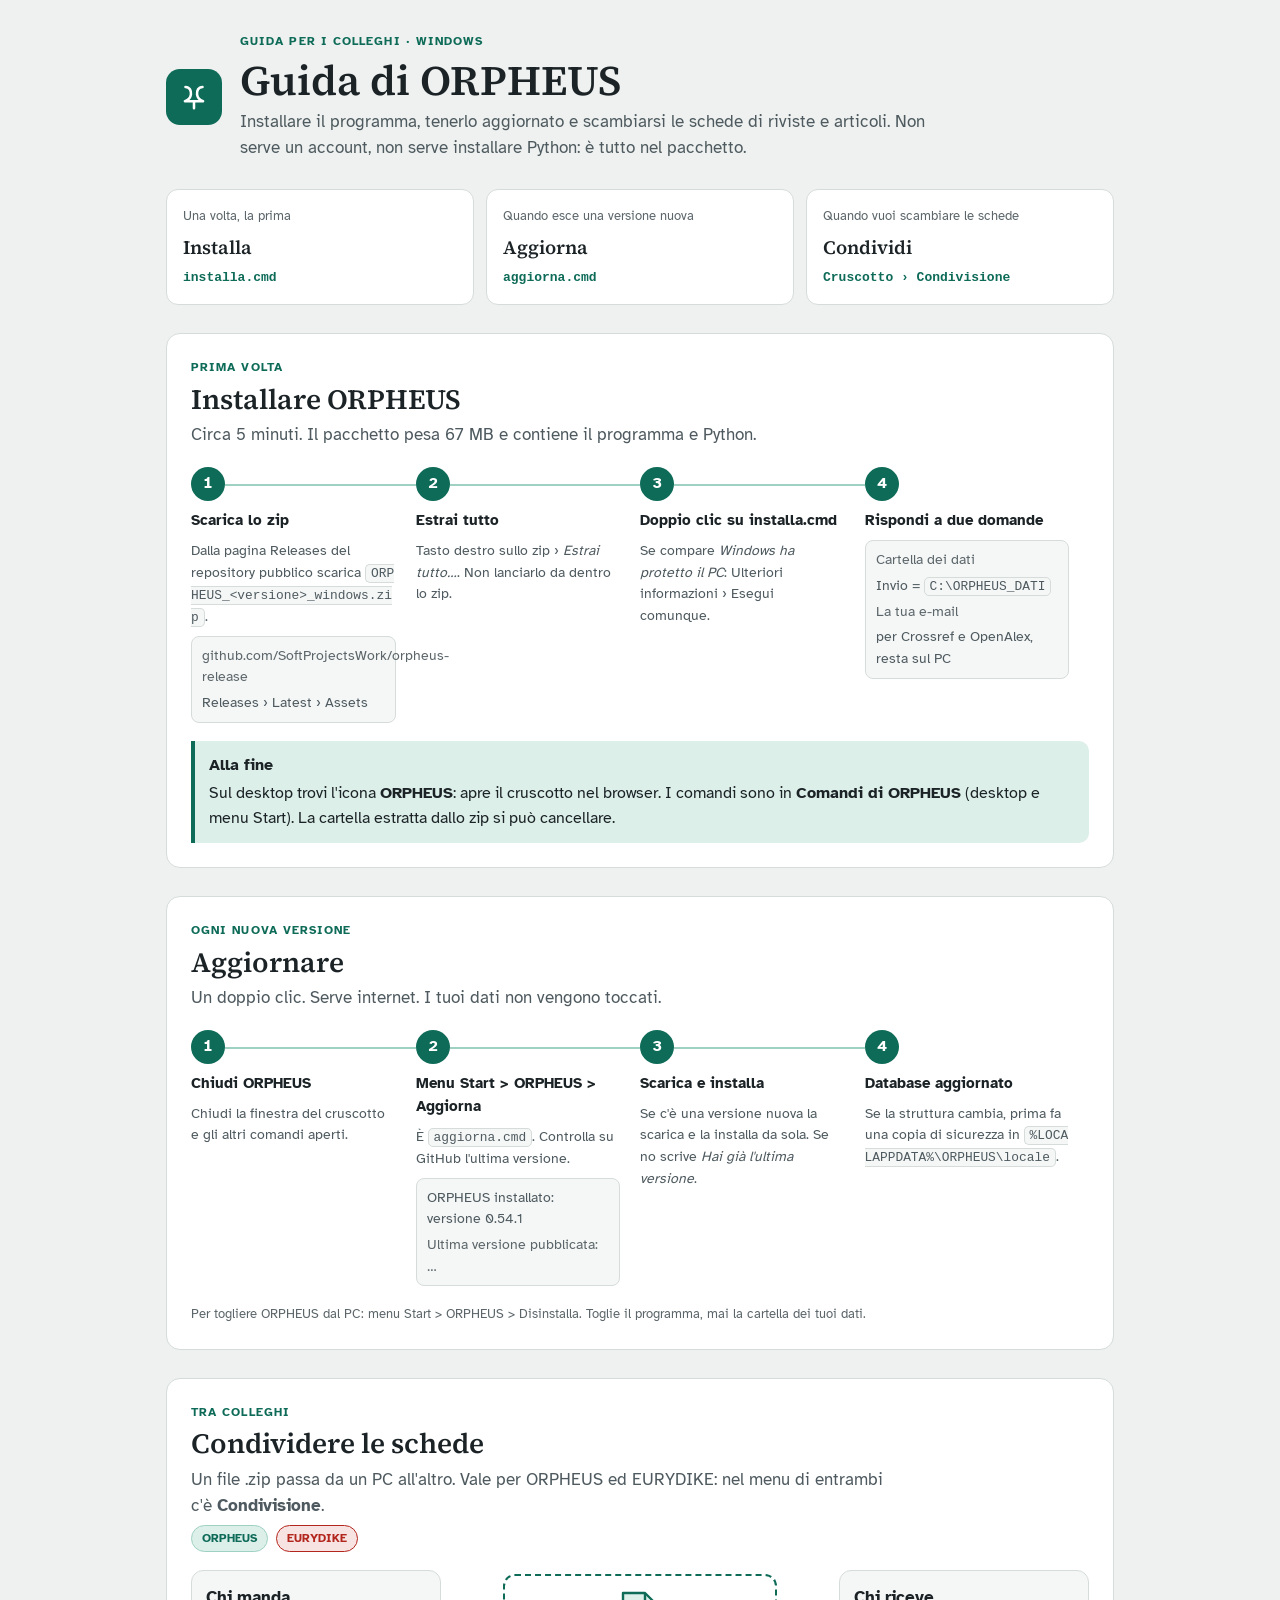
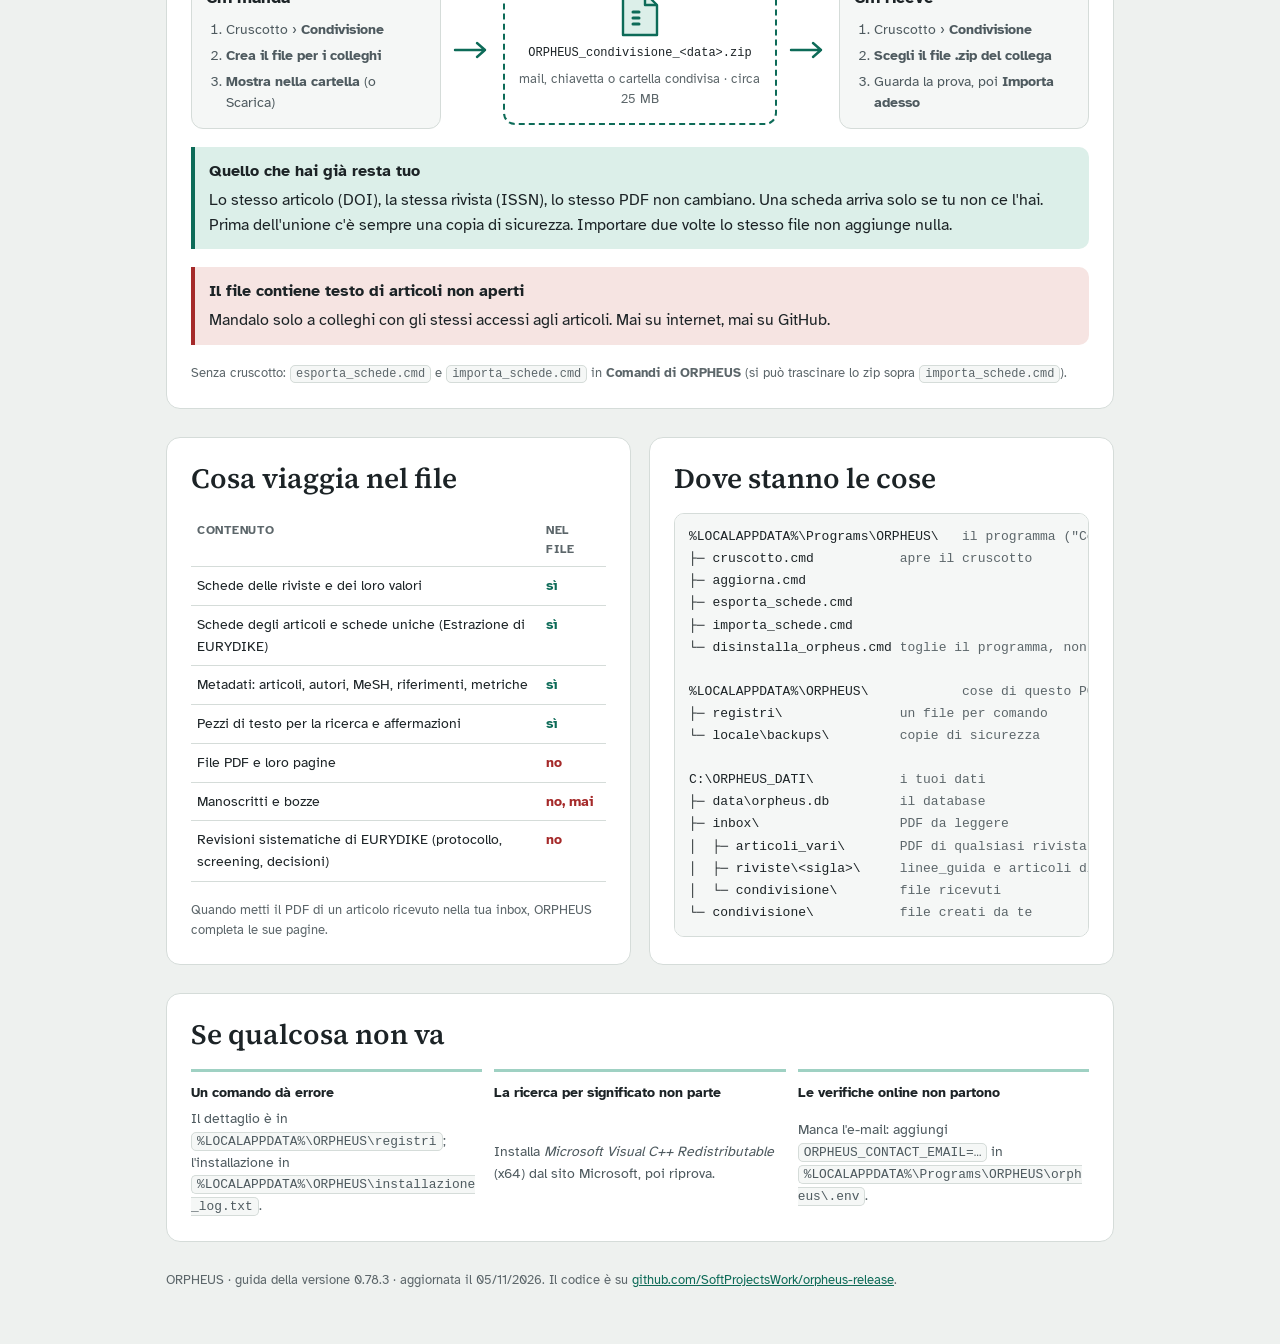
<file: tools/pacchetto/GUIDA_ORPHEUS.html>
<!doctype html>
<html lang="it">
<meta charset="utf-8">
<meta name="viewport" content="width=device-width, initial-scale=1, viewport-fit=cover">
<title>Guida di ORPHEUS</title>
<meta name="claude:viewport-fit-sides" content="cover">
<style>
/* Layout: one reading column; each stage of use is a band with a step strip (installa → aggiorna → condividi),
   then two reference tables. Same tokens and faces as the ORPHEUS dashboard. Fonts embedded: works offline too. */
@font-face{font-family:"Atkinson Hyperlegible";src:url([data-uri]) format("woff2");font-weight:400;font-display:swap}
@font-face{font-family:"Atkinson Hyperlegible";src:url([data-uri]) format("woff2");font-weight:700;font-display:swap}
@font-face{font-family:"Source Serif 4";src:url([data-uri]) format("woff2");font-weight:600;font-display:swap}
:root{
  color-scheme:light;
  --bg:#eef1ef; --panel:#ffffff; --sunk:#f5f7f6;
  --ink:#1c2326; --ink-2:#4e5a5f; --ink-3:#5c666a;
  --rule:#d5dcd9;
  --accent:#0d6b58; --accent-ink:#ffffff; --accent-soft:#dcefe9; --accent-line:#9fd1c3;
  --eur:#b3261e; --eur-soft:#f7e3e1;
  --no:#a52a2a; --no-soft:#f6e4e2;
  --serif:"Source Serif 4", Georgia, "Times New Roman", serif;
  --sans:"Atkinson Hyperlegible", "Segoe UI", system-ui, sans-serif;
  --mono:ui-monospace, "Cascadia Mono", Consolas, monospace;
}
@media (prefers-color-scheme:dark){:root:not([data-theme="light"]){
  color-scheme:dark;
  --bg:#111415; --panel:#1a1d1e; --sunk:#151819;
  --ink:#e9edeb; --ink-2:#b4bfbd; --ink-3:#97a3a1; --rule:#2c3335;
  --accent:#46c2a3; --accent-ink:#0b1a17; --accent-soft:#12302a; --accent-line:#24594d;
  --eur:#ef8a82; --eur-soft:#3a1d1b; --no:#ec7e7e; --no-soft:#341d1c;
}}
:root[data-theme="dark"]{
  color-scheme:dark;
  --bg:#111415; --panel:#1a1d1e; --sunk:#151819;
  --ink:#e9edeb; --ink-2:#b4bfbd; --ink-3:#97a3a1; --rule:#2c3335;
  --accent:#46c2a3; --accent-ink:#0b1a17; --accent-soft:#12302a; --accent-line:#24594d;
  --eur:#ef8a82; --eur-soft:#3a1d1b; --no:#ec7e7e; --no-soft:#341d1c;
}
*{box-sizing:border-box}
body{background:var(--bg);color:var(--ink);font:16px/1.55 var(--sans);margin:0}
.wrap{max-width:980px;margin:0 auto;padding-block:32px 56px;padding-left:max(16px, env(safe-area-inset-left, 0px));padding-right:max(16px, env(safe-area-inset-right, 0px));display:grid;gap:28px}
h1,h2,h3{font-family:var(--serif);font-weight:600;text-wrap:balance;margin:0}
h1{font-size:clamp(30px,5vw,42px);line-height:1.1}
h2{font-size:clamp(22px,3.4vw,28px);line-height:1.2}
h3{font-size:17px;font-family:var(--sans);font-weight:700}
p{margin:0}
.lede{color:var(--ink-2);max-width:65ch;font-size:17px}
.eyebrow{font-size:12px;letter-spacing:.09em;text-transform:uppercase;color:var(--accent);font-weight:700}
code,.path{font-family:var(--mono);font-size:.92em;background:var(--sunk);border:1px solid var(--rule);border-radius:5px;padding:1px 5px;overflow-wrap:anywhere}

/* masthead */
.mast{display:flex;gap:18px;align-items:center;flex-wrap:wrap}
.logo{width:56px;height:56px;border-radius:14px;background:var(--accent);display:grid;place-items:center;flex:none}
.logo svg{width:34px;height:34px}
.mast .txt{display:grid;gap:6px;min-width:0;flex:1 1 300px}

/* map of the three moments */
.map{display:grid;grid-template-columns:repeat(3,minmax(0,1fr));gap:12px}
.moment{background:var(--panel);border:1px solid var(--rule);border-radius:12px;padding:16px;display:grid;gap:6px;align-content:start}
.moment b{font-family:var(--serif);font-size:19px}
.moment .when{font-size:13px;color:var(--ink-3)}
.moment .cmd{font-family:var(--mono);font-size:13px;color:var(--accent);font-weight:700}

/* bands */
section.band{background:var(--panel);border:1px solid var(--rule);border-radius:14px;padding:24px;display:grid;gap:18px;align-content:start;min-width:0}
.band-head{display:grid;gap:6px}
.who{display:inline-flex;gap:8px;flex-wrap:wrap}
.chip{font-size:12px;font-weight:700;border-radius:999px;padding:3px 10px;background:var(--accent-soft);color:var(--accent);border:1px solid var(--accent-line)}
.chip.eur{background:var(--eur-soft);color:var(--eur);border-color:var(--eur)}

/* step strip: a real sequence, so it is numbered */
ol.steps{list-style:none;margin:0;padding:0;display:grid;grid-template-columns:repeat(var(--n,4),minmax(0,1fr));gap:0;counter-reset:s}
ol.steps>li{position:relative;padding:0 20px 0 0;display:grid;gap:8px;align-content:start;counter-increment:s;min-width:0}
ol.steps>li::before{content:counter(s);width:34px;height:34px;border-radius:50%;background:var(--accent);color:var(--accent-ink);display:grid;place-items:center;font-weight:700;font-variant-numeric:tabular-nums;position:relative;z-index:1}
ol.steps>li::after{content:"";position:absolute;top:17px;left:34px;right:0;height:2px;background:var(--accent-line)}
ol.steps>li:last-child::after{display:none}
ol.steps b{font-size:15px}
ol.steps span{font-size:14px;color:var(--ink-2);min-width:0}
ol.steps code{word-break:break-all}
.screen{border:1px solid var(--rule);border-radius:8px;background:var(--sunk);padding:8px 10px;font-size:13px;display:grid;gap:4px}
.screen .btn{justify-self:start;background:var(--accent);color:var(--accent-ink);border-radius:6px;padding:3px 9px;font-weight:700;font-size:12px}
.screen .q{color:var(--ink-3)}

/* exchange diagram */
.exchange{display:grid;grid-template-columns:minmax(0,1fr) auto minmax(0,1.1fr) auto minmax(0,1fr);gap:12px;align-items:center}
.pc{border:1px solid var(--rule);border-radius:12px;padding:14px;background:var(--sunk);display:grid;gap:8px;min-width:0}
.pc h3{display:flex;gap:8px;align-items:center}
.pc ol{margin:0;padding-left:20px;font-size:14px;color:var(--ink-2);display:grid;gap:4px}
.file{border:2px dashed var(--accent);border-radius:12px;padding:14px;display:grid;gap:6px;text-align:center;justify-items:center;min-width:0}
.file svg{width:42px;height:48px}
.file .name{font-family:var(--mono);font-size:12px;overflow-wrap:anywhere}
.file .via{font-size:13px;color:var(--ink-3)}
.arrow{width:38px;height:20px;color:var(--accent)}
.rule-box{border-left:4px solid var(--accent);background:var(--accent-soft);border-radius:0 10px 10px 0;padding:12px 14px;display:grid;gap:4px}
.rule-box.warn{border-color:var(--no);background:var(--no-soft)}

/* tables */
.tables{display:grid;grid-template-columns:minmax(0,1fr) minmax(0,1fr);gap:18px}
.tbl{overflow-x:auto}
table{border-collapse:collapse;width:100%;font-size:14px}
th,td{text-align:left;padding:8px 6px;border-bottom:1px solid var(--rule);vertical-align:top}
th{font-size:12px;letter-spacing:.06em;text-transform:uppercase;color:var(--ink-3)}
.yes,.nope{font-weight:700;white-space:nowrap}
.yes{color:var(--accent)}
.nope{color:var(--no)}
.tree{font-family:var(--mono);font-size:13px;line-height:1.7;background:var(--sunk);border:1px solid var(--rule);border-radius:10px;padding:12px 14px;overflow-x:auto;white-space:pre;margin:0}
.tree em{font-style:normal;color:var(--ink-3)}
.help{display:grid;grid-template-columns:repeat(3,minmax(0,1fr));gap:12px}
.help div{border-top:3px solid var(--accent-line);padding-top:10px;display:grid;gap:4px;font-size:14px;color:var(--ink-2)}
.help b{color:var(--ink)}
.foot{font-size:13px;color:var(--ink-3)}
a{color:var(--accent)}
a:focus-visible{outline:2px solid var(--accent);outline-offset:2px}

@media (max-width:760px){
  .map,.tables,.help{grid-template-columns:1fr}
  ol.steps{grid-template-columns:1fr;gap:16px}
  ol.steps>li{grid-template-columns:34px minmax(0,1fr);column-gap:12px;padding:0}
  ol.steps>li>*{grid-column:2}
  ol.steps>li::before{grid-row:1 / span 3;grid-column:1}
  ol.steps>li::after{top:34px;bottom:-16px;left:16px;right:auto;width:2px;height:auto}
  .exchange{grid-template-columns:1fr}
  .arrow{transform:rotate(90deg);justify-self:center}
  section.band{padding:18px}
}
</style>

<div class="wrap">
  <header class="mast">
    <div class="logo" aria-hidden="true">
      <svg viewBox="0 0 32 32" fill="none" stroke="#fff" stroke-width="2.4" stroke-linecap="round" stroke-linejoin="round"><path d="M8 6.5C11.9 6.5 13.5 10.1 13.1 13.6C12.8 16.4 11 18.9 7.5 20M24 6.5C20.1 6.5 18.5 10.1 18.9 13.6C19.2 16.4 21 18.9 24.5 20M7.5 20H24.5M16 20V26.5"/></svg>
    </div>
    <div class="txt">
      <span class="eyebrow">Guida per i colleghi · Windows</span>
      <h1>Guida di ORPHEUS</h1>
      <p class="lede">Installare il programma, tenerlo aggiornato e scambiarsi le schede di riviste e articoli. Non serve un account, non serve installare Python: è tutto nel pacchetto.</p>
    </div>
  </header>

  <nav class="map" aria-label="I tre momenti">
    <a class="moment" href="#installa" style="text-decoration:none;color:inherit"><span class="when">Una volta, la prima</span><b>Installa</b><span class="cmd">installa.cmd</span></a>
    <a class="moment" href="#aggiorna" style="text-decoration:none;color:inherit"><span class="when">Quando esce una versione nuova</span><b>Aggiorna</b><span class="cmd">aggiorna.cmd</span></a>
    <a class="moment" href="#condividi" style="text-decoration:none;color:inherit"><span class="when">Quando vuoi scambiare le schede</span><b>Condividi</b><span class="cmd">Cruscotto › Condivisione</span></a>
  </nav>

  <section class="band" id="installa">
    <div class="band-head">
      <span class="eyebrow">Prima volta</span>
      <h2>Installare ORPHEUS</h2>
      <p class="lede">Circa 5 minuti. Il pacchetto pesa 67 MB e contiene il programma e Python.</p>
    </div>
    <ol class="steps" style="--n:4">
      <li><b>Scarica lo zip</b><span>Dalla pagina Releases del repository pubblico scarica <code>ORPHEUS_&lt;versione&gt;_windows.zip</code>.</span>
        <div class="screen"><span class="q">github.com/SoftProjectsWork/orpheus-release</span><span>Releases › Latest › Assets</span></div></li>
      <li><b>Estrai tutto</b><span>Tasto destro sullo zip › <em>Estrai tutto…</em>. Non lanciarlo da dentro lo zip.</span></li>
      <li><b>Doppio clic su installa.cmd</b><span>Se compare <em>Windows ha protetto il PC</em>: Ulteriori informazioni › Esegui comunque.</span></li>
      <li><b>Rispondi a due domande</b>
        <div class="screen"><span class="q">Cartella dei dati</span><span>Invio = <code>C:\ORPHEUS_DATI</code></span><span class="q">La tua e-mail</span><span>per Crossref e OpenAlex, resta sul PC</span></div></li>
    </ol>
    <div class="rule-box"><b>Alla fine</b><span>Sul desktop trovi l'icona <b>ORPHEUS</b>: apre il cruscotto nel browser. I comandi sono in <b>Comandi di ORPHEUS</b> (desktop e menu Start). La cartella estratta dallo zip si può cancellare.</span></div>
  </section>

  <section class="band" id="aggiorna">
    <div class="band-head">
      <span class="eyebrow">Ogni nuova versione</span>
      <h2>Aggiornare</h2>
      <p class="lede">Un doppio clic. Serve internet. I tuoi dati non vengono toccati.</p>
    </div>
    <ol class="steps" style="--n:4">
      <li><b>Chiudi ORPHEUS</b><span>Chiudi la finestra del cruscotto e gli altri comandi aperti.</span></li>
      <li><b>Menu Start &gt; ORPHEUS &gt; Aggiorna</b><span>È <code>aggiorna.cmd</code>. Controlla su GitHub l'ultima versione.</span>
        <div class="screen"><span>ORPHEUS installato: versione 0.54.1</span><span class="q">Ultima versione pubblicata: …</span></div></li>
      <li><b>Scarica e installa</b><span>Se c'è una versione nuova la scarica e la installa da sola. Se no scrive <em>Hai già l'ultima versione</em>.</span></li>
      <li><b>Database aggiornato</b><span>Se la struttura cambia, prima fa una copia di sicurezza in <code>%LOCALAPPDATA%\ORPHEUS\locale</code>.</span></li>
    </ol>
    <p class="foot">Per togliere ORPHEUS dal PC: menu Start &gt; ORPHEUS &gt; Disinstalla. Toglie il programma, mai la cartella dei tuoi dati.</p>
  </section>

  <section class="band" id="condividi">
    <div class="band-head">
      <span class="eyebrow">Tra colleghi</span>
      <h2>Condividere le schede</h2>
      <p class="lede">Un file .zip passa da un PC all'altro. Vale per ORPHEUS ed EURYDIKE: nel menu di entrambi c'è <b>Condivisione</b>.</p>
      <div class="who"><span class="chip">ORPHEUS</span><span class="chip eur">EURYDIKE</span></div>
    </div>
    <div class="exchange">
      <div class="pc">
        <h3>Chi manda</h3>
        <ol>
          <li>Cruscotto › <b>Condivisione</b></li>
          <li><b>Crea il file per i colleghi</b></li>
          <li><b>Mostra nella cartella</b> (o Scarica)</li>
        </ol>
      </div>
      <svg class="arrow" viewBox="0 0 38 20" aria-hidden="true"><path d="M2 10h30M24 3l8 7-8 7" fill="none" stroke="currentColor" stroke-width="2.4" stroke-linecap="round" stroke-linejoin="round"/></svg>
      <div class="file">
        <svg viewBox="0 0 42 48" aria-hidden="true"><path d="M4 3h22l12 12v30H4z" fill="var(--accent-soft)" stroke="var(--accent)" stroke-width="2.4" stroke-linejoin="round"/><path d="M26 3v12h12" fill="none" stroke="var(--accent)" stroke-width="2.4" stroke-linejoin="round"/><path d="M14 22h6M14 28h6M14 34h6" stroke="var(--accent)" stroke-width="3" stroke-linecap="round"/></svg>
        <span class="name">ORPHEUS_condivisione_&lt;data&gt;.zip</span>
        <span class="via">mail, chiavetta o cartella condivisa · circa 25 MB</span>
      </div>
      <svg class="arrow" viewBox="0 0 38 20" aria-hidden="true"><path d="M2 10h30M24 3l8 7-8 7" fill="none" stroke="currentColor" stroke-width="2.4" stroke-linecap="round" stroke-linejoin="round"/></svg>
      <div class="pc">
        <h3>Chi riceve</h3>
        <ol>
          <li>Cruscotto › <b>Condivisione</b></li>
          <li><b>Scegli il file .zip del collega</b></li>
          <li>Guarda la prova, poi <b>Importa adesso</b></li>
        </ol>
      </div>
    </div>
    <div class="rule-box"><b>Quello che hai già resta tuo</b><span>Lo stesso articolo (DOI), la stessa rivista (ISSN), lo stesso PDF non cambiano. Una scheda arriva solo se tu non ce l'hai. Prima dell'unione c'è sempre una copia di sicurezza. Importare due volte lo stesso file non aggiunge nulla.</span></div>
    <div class="rule-box warn"><b>Il file contiene testo di articoli non aperti</b><span>Mandalo solo a colleghi con gli stessi accessi agli articoli. Mai su internet, mai su GitHub.</span></div>
    <p class="foot">Senza cruscotto: <code>esporta_schede.cmd</code> e <code>importa_schede.cmd</code> in <b>Comandi di ORPHEUS</b> (si può trascinare lo zip sopra <code>importa_schede.cmd</code>).</p>
  </section>

  <div class="tables">
    <section class="band">
      <h2>Cosa viaggia nel file</h2>
      <div class="tbl"><table>
        <thead><tr><th>Contenuto</th><th>Nel file</th></tr></thead>
        <tbody>
          <tr><td>Schede delle riviste e dei loro valori</td><td class="yes">sì</td></tr>
          <tr><td>Schede degli articoli e schede uniche (Estrazione di EURYDIKE)</td><td class="yes">sì</td></tr>
          <tr><td>Metadati: articoli, autori, MeSH, riferimenti, metriche</td><td class="yes">sì</td></tr>
          <tr><td>Pezzi di testo per la ricerca e affermazioni</td><td class="yes">sì</td></tr>
          <tr><td>File PDF e loro pagine</td><td class="nope">no</td></tr>
          <tr><td>Manoscritti e bozze</td><td class="nope">no, mai</td></tr>
          <tr><td>Revisioni sistematiche di EURYDIKE (protocollo, screening, decisioni)</td><td class="nope">no</td></tr>
        </tbody>
      </table></div>
      <p class="foot">Quando metti il PDF di un articolo ricevuto nella tua inbox, ORPHEUS completa le sue pagine.</p>
    </section>
    <section class="band">
      <h2>Dove stanno le cose</h2>
<pre class="tree">%LOCALAPPDATA%\Programs\ORPHEUS\   <em>il programma ("Comandi di ORPHEUS")</em>
├─ cruscotto.cmd           <em>apre il cruscotto</em>
├─ aggiorna.cmd
├─ esporta_schede.cmd
├─ importa_schede.cmd
└─ disinstalla_orpheus.cmd <em>toglie il programma, non i dati</em>

%LOCALAPPDATA%\ORPHEUS\            <em>cose di questo PC</em>
├─ registri\               <em>un file per comando</em>
└─ locale\backups\         <em>copie di sicurezza</em>

C:\ORPHEUS_DATI\           <em>i tuoi dati</em>
├─ data\orpheus.db         <em>il database</em>
├─ inbox\                  <em>PDF da leggere</em>
│  ├─ articoli_vari\       <em>PDF di qualsiasi rivista: ORPHEUS la riconosce e li sposta</em>
│  ├─ riviste\&lt;sigla&gt;\     <em>linee_guida e articoli di ogni rivista</em>
│  └─ condivisione\        <em>file ricevuti</em>
└─ condivisione\           <em>file creati da te</em></pre>
    </section>
  </div>

  <section class="band">
    <h2>Se qualcosa non va</h2>
    <div class="help">
      <div><b>Un comando dà errore</b><span>Il dettaglio è in <code>%LOCALAPPDATA%\ORPHEUS\registri</code>; l'installazione in <code>%LOCALAPPDATA%\ORPHEUS\installazione_log.txt</code>.</span></div>
      <div><b>La ricerca per significato non parte</b><span>Installa <em>Microsoft Visual C++ Redistributable</em> (x64) dal sito Microsoft, poi riprova.</span></div>
      <div><b>Le verifiche online non partono</b><span>Manca l'e-mail: aggiungi <code>ORPHEUS_CONTACT_EMAIL=…</code> in <code>%LOCALAPPDATA%\Programs\ORPHEUS\orpheus\.env</code>.</span></div>
    </div>
  </section>

  <p class="foot">ORPHEUS · guida della versione 0.78.3 · aggiornata il 05/11/2026. Il codice è su <a href="https://github.com/SoftProjectsWork/orpheus-release">github.com/SoftProjectsWork/orpheus-release</a>.</p>
</div>
</html>
</file>
